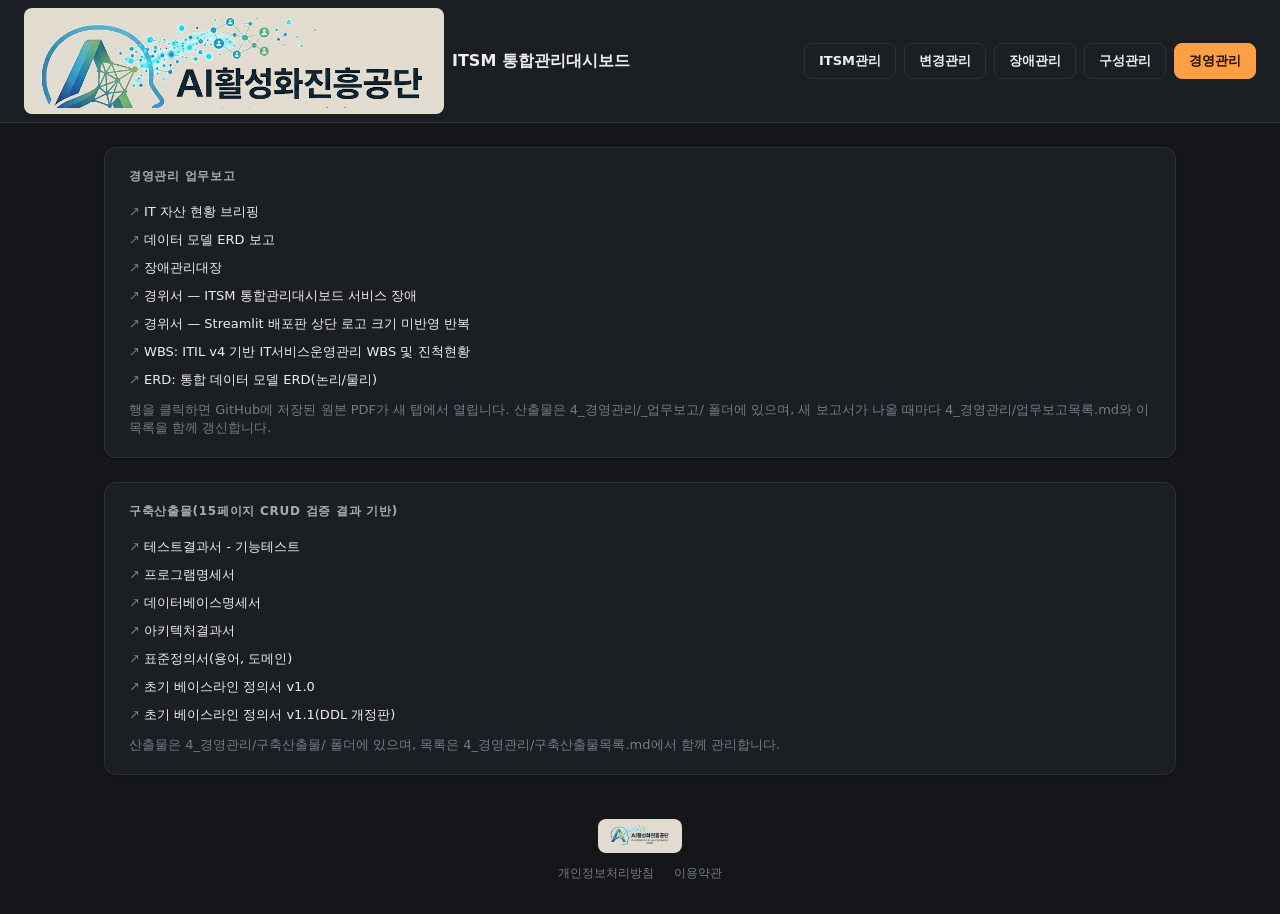
<file: 5_ITSM관리/경영관리.html>
<!doctype html>
<html lang="ko">
<head>
<meta charset="UTF-8">
<meta name="viewport" content="width=device-width, initial-scale=1">
<title>경영관리 - ITSM 통합관리대시보드</title>
<link rel="stylesheet" href="style.css">
</head>
<body>

<div id="app-nav"></div>

<main>
  <section class="panel">
    <p class="panel-title">경영관리 업무보고</p>
    <ul class="report-links">
      <li><a href="https://github.com/hudsonkim77/wiki/blob/main/4_경영관리/_업무보고/20260711_IT자산_현황_브리핑.pdf" target="_blank" rel="noopener">IT 자산 현황 브리핑</a></li>
      <li><a href="https://github.com/hudsonkim77/wiki/blob/main/4_경영관리/_업무보고/20260711_2주차_데이터모델ERD보고.pdf" target="_blank" rel="noopener">데이터 모델 ERD 보고</a></li>
      <li><a href="https://github.com/hudsonkim77/wiki/blob/main/4_경영관리/_업무보고/20260711_장애관리대장.pdf" target="_blank" rel="noopener">장애관리대장</a></li>
      <li><a href="https://github.com/hudsonkim77/wiki/blob/main/4_경영관리/_업무보고/20260711_경위서_ITSM대시보드장애.pdf" target="_blank" rel="noopener">경위서 — ITSM 통합관리대시보드 서비스 장애</a></li>
      <li><a href="https://github.com/hudsonkim77/wiki/blob/main/4_경영관리/_업무보고/20260711_경위서_로고크기미반영.pdf" target="_blank" rel="noopener">경위서 — Streamlit 배포판 상단 로고 크기 미반영 반복</a></li>
      <li><a href="https://claude.ai/code/artifact/d32f4d77-b56e-4a11-8192-85a1c7e51c65" target="_blank" rel="noopener">WBS: ITIL v4 기반 IT서비스운영관리 WBS 및 진척현황</a></li>
      <li><a href="ERD.html" target="_blank" rel="noopener">ERD: 통합 데이터 모델 ERD(논리/물리)</a></li>
    </ul>
    <p class="placeholder-note">행을 클릭하면 GitHub에 저장된 원본 PDF가 새 탭에서 열립니다. 산출물은 4_경영관리/_업무보고/ 폴더에 있으며, 새 보고서가 나올 때마다 4_경영관리/업무보고목록.md와 이 목록을 함께 갱신합니다.</p>
  </section>

  <section class="panel">
    <p class="panel-title">구축산출물(15페이지 CRUD 검증 결과 기반)</p>
    <ul class="report-links">
      <li><a href="https://github.com/hudsonkim77/wiki/blob/main/4_경영관리/구축산출물/20260712_테스트결과서-기능테스트.pdf" target="_blank" rel="noopener">테스트결과서 - 기능테스트</a></li>
      <li><a href="https://github.com/hudsonkim77/wiki/blob/main/4_경영관리/구축산출물/20260712_프로그램명세서.pdf" target="_blank" rel="noopener">프로그램명세서</a></li>
      <li><a href="https://github.com/hudsonkim77/wiki/blob/main/4_경영관리/구축산출물/20260712_데이터베이스명세서.pdf" target="_blank" rel="noopener">데이터베이스명세서</a></li>
      <li><a href="https://github.com/hudsonkim77/wiki/blob/main/4_경영관리/구축산출물/20260712_아키텍처결과서.pdf" target="_blank" rel="noopener">아키텍처결과서</a></li>
      <li><a href="https://github.com/hudsonkim77/wiki/blob/main/4_경영관리/구축산출물/20260712_표준정의서(용어_도메인).pdf" target="_blank" rel="noopener">표준정의서(용어, 도메인)</a></li>
      <li><a href="https://github.com/hudsonkim77/wiki/blob/main/4_경영관리/구축산출물/20260712_초기베이스라인정의서.pdf" target="_blank" rel="noopener">초기 베이스라인 정의서 v1.0</a></li>
      <li><a href="https://github.com/hudsonkim77/wiki/blob/main/4_경영관리/구축산출물/20260712_초기베이스라인정의서_v1.1.pdf" target="_blank" rel="noopener">초기 베이스라인 정의서 v1.1(DDL 개정판)</a></li>
    </ul>
    <p class="placeholder-note">산출물은 4_경영관리/구축산출물/ 폴더에 있으며, 목록은 4_경영관리/구축산출물목록.md에서 함께 관리합니다.</p>
  </section>
</main>

<footer>
  <a href="개인정보처리방침.html" id="privacy-policy-link">개인정보처리방침</a>
  <a href="이용약관.html">이용약관</a>
</footer>

<script src="nav.js"></script>
<script src="policy-modal.js"></script>
<script>renderNav('mgmt');</script>
</body>
</html>
</file>
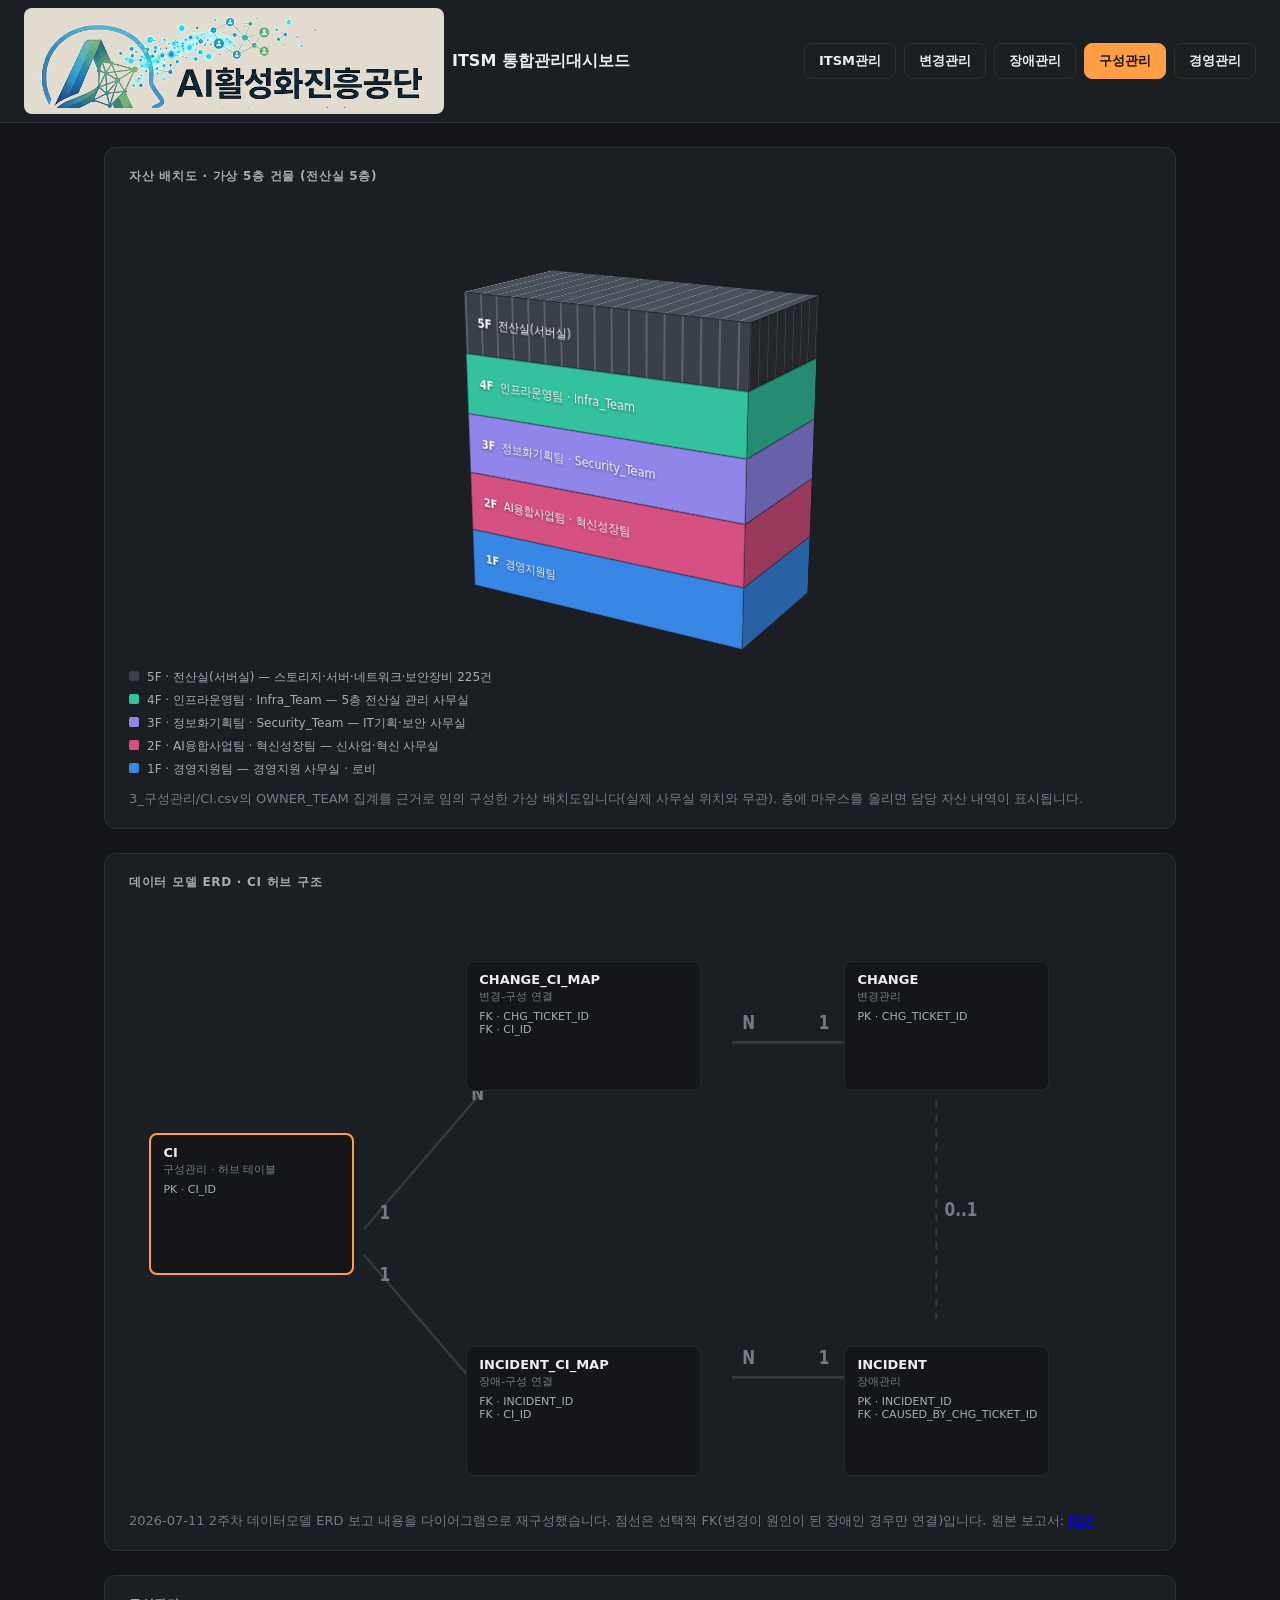
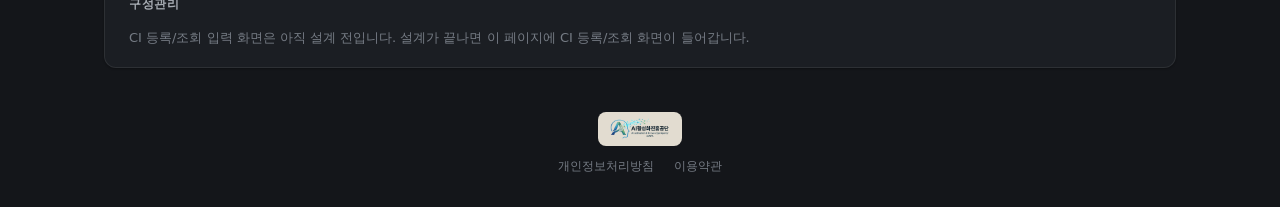
<file: 5_ITSM관리/구성관리.html>
<!doctype html>
<html lang="ko">
<head>
<meta charset="UTF-8">
<meta name="viewport" content="width=device-width, initial-scale=1">
<title>구성관리 - ITSM 통합관리대시보드</title>
<link rel="stylesheet" href="style.css">
</head>
<body>

<div id="app-nav"></div>

<main>

  <section class="panel">
    <p class="panel-title">자산 배치도 · 가상 5층 건물 (전산실 5층)</p>
    <div class="building-stage">
      <div class="building" id="ci-building">

        <div class="floor floor-5" data-floor="5F" data-name="전산실(서버실)" data-detail="스토리지 115 · VM 30 · 서버 20 · 스위치 10 · 네트워크보안 10 · 네트워크장비 8 · DMZ서버 15 · 내부보안솔루션 15 · 보안관제 2 (총 225건 장비)">
          <div class="face face-top"></div>
          <div class="face face-front"><span class="floor-label"><b>5F</b> 전산실(서버실)</span></div>
          <div class="face face-side"></div>
        </div>

        <div class="floor floor-4" data-floor="4F" data-name="인프라운영팀 · Infra_Team" data-detail="인프라 운영 사무실 · 5층 전산실 직접 관리 (담당 자산 228건: 인프라운영팀 213 · Infra_Team 15)">
          <div class="face face-front"><span class="floor-label"><b>4F</b> 인프라운영팀 · Infra_Team</span></div>
          <div class="face face-side"></div>
        </div>

        <div class="floor floor-3" data-floor="3F" data-name="정보화기획팀 · Security_Team" data-detail="IT기획 · 보안 사무실 (담당 자산 41건: 정보화기획팀 6 · Security_Team 35, 보안장비 실물은 5층 전산실에 설치)">
          <div class="face face-front"><span class="floor-label"><b>3F</b> 정보화기획팀 · Security_Team</span></div>
          <div class="face face-side"></div>
        </div>

        <div class="floor floor-2" data-floor="2F" data-name="AI융합사업팀 · 혁신성장팀" data-detail="신사업 · 혁신 사무실 (담당 자산 24건: AI융합사업팀 21 · 혁신성장팀 3)">
          <div class="face face-front"><span class="floor-label"><b>2F</b> AI융합사업팀 · 혁신성장팀</span></div>
          <div class="face face-side"></div>
        </div>

        <div class="floor floor-1" data-floor="1F" data-name="경영지원팀" data-detail="경영지원 사무실 · 로비 (담당 자산 17건)">
          <div class="face face-front"><span class="floor-label"><b>1F</b> 경영지원팀</span></div>
          <div class="face face-side"></div>
        </div>

      </div>
    </div>
    <ul class="building-legend">
      <li><span class="swatch sw-5f"></span>5F · 전산실(서버실) — 스토리지·서버·네트워크·보안장비 225건</li>
      <li><span class="swatch sw-4f"></span>4F · 인프라운영팀 · Infra_Team — 5층 전산실 관리 사무실</li>
      <li><span class="swatch sw-3f"></span>3F · 정보화기획팀 · Security_Team — IT기획·보안 사무실</li>
      <li><span class="swatch sw-2f"></span>2F · AI융합사업팀 · 혁신성장팀 — 신사업·혁신 사무실</li>
      <li><span class="swatch sw-1f"></span>1F · 경영지원팀 — 경영지원 사무실 · 로비</li>
    </ul>
    <p class="placeholder-note">3_구성관리/CI.csv의 OWNER_TEAM 집계를 근거로 임의 구성한 가상 배치도입니다(실제 사무실 위치와 무관). 층에 마우스를 올리면 담당 자산 내역이 표시됩니다.</p>
  </section>

  <section class="panel">
    <p class="panel-title">데이터 모델 ERD · CI 허브 구조</p>
    <div class="erd-scroll"><div class="erd-wrap">
      <svg class="erd-lines" viewBox="0 0 1000 460" preserveAspectRatio="none" aria-hidden="true">
        <line x1="230" y1="250" x2="360" y2="130" class="erd-line" />
        <line x1="230" y1="270" x2="360" y2="390" class="erd-line" />
        <line x1="590" y1="105" x2="700" y2="105" class="erd-line" />
        <line x1="590" y1="365" x2="700" y2="365" class="erd-line" />
        <line x1="790" y1="150" x2="790" y2="320" class="erd-line erd-line-dashed" />
        <text x="245" y="242" class="erd-card">1</text>
        <text x="335" y="150" class="erd-card">N</text>
        <text x="245" y="290" class="erd-card">1</text>
        <text x="335" y="410" class="erd-card">N</text>
        <text x="600" y="95" class="erd-card">N</text>
        <text x="675" y="95" class="erd-card">1</text>
        <text x="600" y="355" class="erd-card">N</text>
        <text x="675" y="355" class="erd-card">1</text>
        <text x="798" y="240" class="erd-card">0..1</text>
      </svg>

      <div class="erd-box erd-hub" style="left:2%; top:38%; width:20%; height:24%;">
        <div class="erd-box-title">CI</div>
        <div class="erd-box-sub">구성관리 · 허브 테이블</div>
        <div class="erd-box-field">PK · CI_ID</div>
      </div>

      <div class="erd-box" style="left:33%; top:9%; width:23%; height:22%;">
        <div class="erd-box-title">CHANGE_CI_MAP</div>
        <div class="erd-box-sub">변경-구성 연결</div>
        <div class="erd-box-field">FK · CHG_TICKET_ID</div>
        <div class="erd-box-field">FK · CI_ID</div>
      </div>

      <div class="erd-box" style="left:33%; top:74%; width:23%; height:22%;">
        <div class="erd-box-title">INCIDENT_CI_MAP</div>
        <div class="erd-box-sub">장애-구성 연결</div>
        <div class="erd-box-field">FK · INCIDENT_ID</div>
        <div class="erd-box-field">FK · CI_ID</div>
      </div>

      <div class="erd-box" style="left:70%; top:9%; width:20%; height:22%;">
        <div class="erd-box-title">CHANGE</div>
        <div class="erd-box-sub">변경관리</div>
        <div class="erd-box-field">PK · CHG_TICKET_ID</div>
      </div>

      <div class="erd-box" style="left:70%; top:74%; width:20%; height:22%;">
        <div class="erd-box-title">INCIDENT</div>
        <div class="erd-box-sub">장애관리</div>
        <div class="erd-box-field">PK · INCIDENT_ID</div>
        <div class="erd-box-field">FK · CAUSED_BY_CHG_TICKET_ID</div>
      </div>
    </div></div>
    <p class="placeholder-note">2026-07-11 2주차 데이터모델 ERD 보고 내용을 다이어그램으로 재구성했습니다. 점선은 선택적 FK(변경이 원인이 된 장애인 경우만 연결)입니다. 원본 보고서: <a href="https://github.com/hudsonkim77/wiki/blob/main/4_경영관리/_업무보고/20260711_2주차_데이터모델ERD보고.pdf" target="_blank" rel="noopener">PDF</a></p>
  </section>

  <section class="panel">
    <p class="panel-title">구성관리</p>
    <p class="placeholder-note">CI 등록/조회 입력 화면은 아직 설계 전입니다. 설계가 끝나면 이 페이지에 CI 등록/조회 화면이 들어갑니다.</p>
  </section>

</main>

<footer>
  <a href="개인정보처리방침.html" id="privacy-policy-link">개인정보처리방침</a>
  <a href="이용약관.html">이용약관</a>
</footer>

<script src="nav.js"></script>
<script src="policy-modal.js"></script>
<script>renderNav('ci');</script>
</body>
</html>
</file>
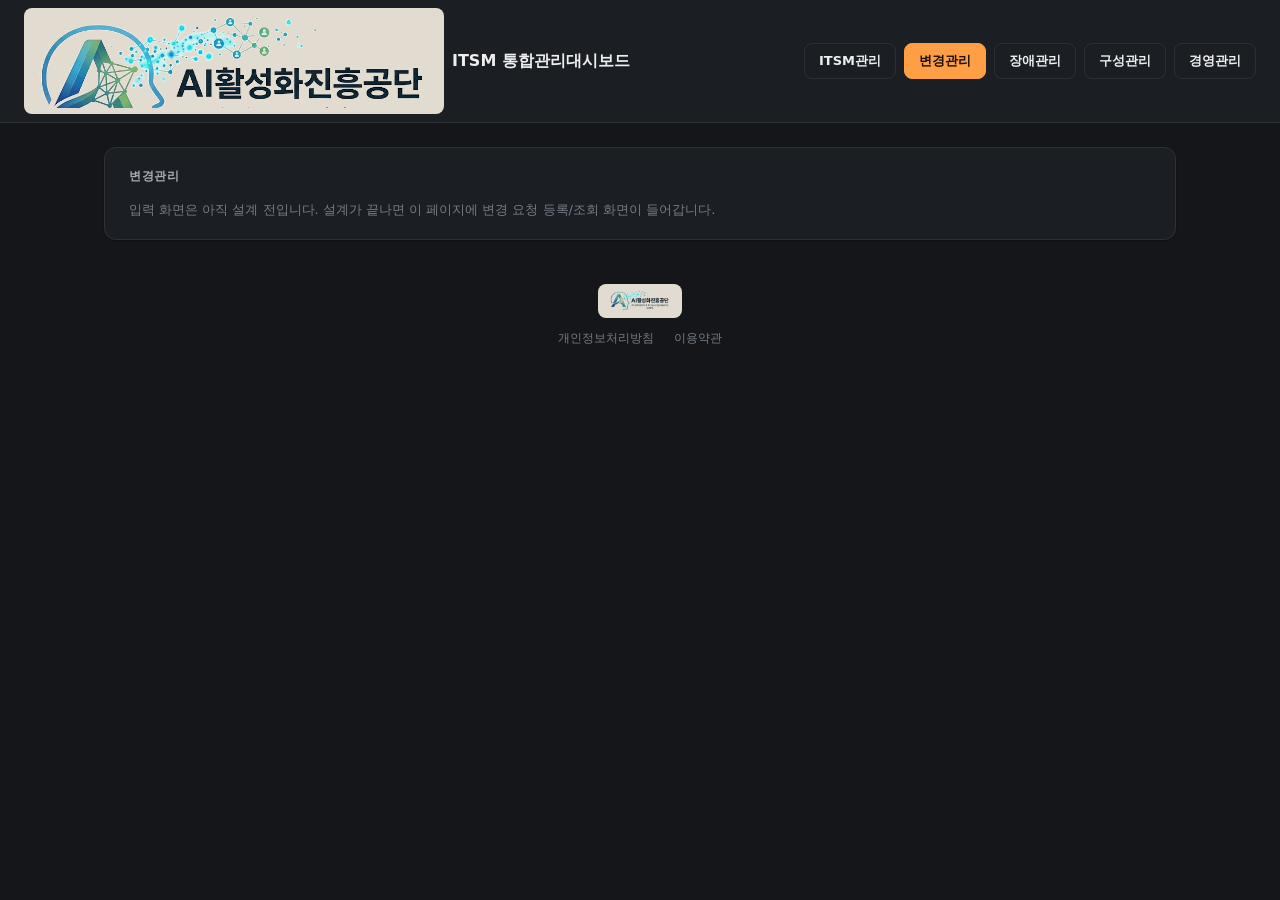
<file: 5_ITSM관리/변경관리.html>
<!doctype html>
<html lang="ko">
<head>
<meta charset="UTF-8">
<meta name="viewport" content="width=device-width, initial-scale=1">
<title>변경관리 - ITSM 통합관리대시보드</title>
<link rel="stylesheet" href="style.css">
</head>
<body>

<div id="app-nav"></div>

<main>
  <section class="panel">
    <p class="panel-title">변경관리</p>
    <p class="placeholder-note">입력 화면은 아직 설계 전입니다. 설계가 끝나면 이 페이지에 변경 요청 등록/조회 화면이 들어갑니다.</p>
  </section>
</main>

<footer>
  <a href="개인정보처리방침.html" id="privacy-policy-link">개인정보처리방침</a>
  <a href="이용약관.html">이용약관</a>
</footer>

<script src="nav.js"></script>
<script src="policy-modal.js"></script>
<script>renderNav('change');</script>
</body>
</html>
</file>
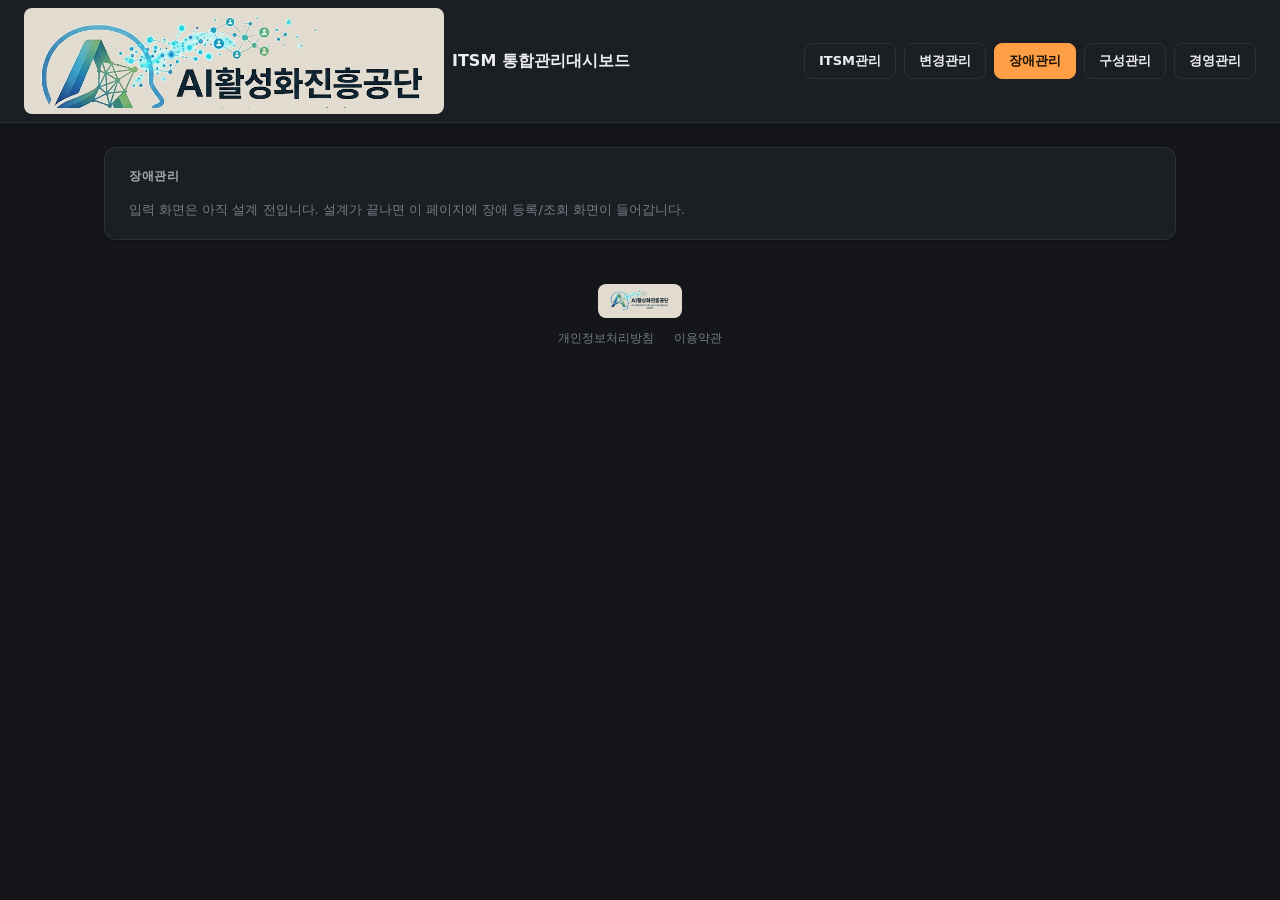
<file: 5_ITSM관리/장애관리.html>
<!doctype html>
<html lang="ko">
<head>
<meta charset="UTF-8">
<meta name="viewport" content="width=device-width, initial-scale=1">
<title>장애관리 - ITSM 통합관리대시보드</title>
<link rel="stylesheet" href="style.css">
</head>
<body>

<div id="app-nav"></div>

<main>
  <section class="panel">
    <p class="panel-title">장애관리</p>
    <p class="placeholder-note">입력 화면은 아직 설계 전입니다. 설계가 끝나면 이 페이지에 장애 등록/조회 화면이 들어갑니다.</p>
  </section>
</main>

<footer>
  <a href="개인정보처리방침.html" id="privacy-policy-link">개인정보처리방침</a>
  <a href="이용약관.html">이용약관</a>
</footer>

<script src="nav.js"></script>
<script src="policy-modal.js"></script>
<script>renderNav('incident');</script>
</body>
</html>
</file>
<file: 5_ITSM관리/style.css>
/* 경영진 관제형(Control-room) — 이사님 피드백 반영해 확정한 디자인 기조.
   의도적으로 단일 다크 테마로 고정(OS 라이트 설정과 무관). 향후 신규 페이지도 이 톤 유지. */
:root {
  --page-plane:      #14161a;
  --surface-1:       #1b1e23;
  --surface-2:       #21252b;
  --text-primary:    #edeef0;
  --text-secondary:  #a7acb3;
  --text-muted:      #767c85;
  --gridline:        #2a2e35;
  --baseline:        #363b42;
  --border:          rgba(255,255,255,0.08);
  --accent:          #ff9f45; /* 관제 액센트(경고등 앰버) — 인터랙션/주요 강조 전용 */
  --accent-soft:     rgba(255,159,69,0.14);
  --good:            #33c29d;
  --warn:            #e8b93e;
  --crit:            #ff5c5c;
  --series-2:        #ff9f45; /* 변경건수 */
  --series-3:        #ff5c5c; /* 장애건수 */
  --series-4:        #e8b93e; /* 구성관리 추가 */
  --series-5:        #8b9098; /* 구성관리 삭제 */
  /* 5층 건물 시각화 전용 색(층 구분용 — 액센트와 별개, 기능적 구분이 목적) */
  --cat-1: #3987e5;
  --cat-2: #33c29d;
  --cat-3: #e8b93e;
  --cat-4: #4caf50;
  --cat-5: #9085e9;
  --cat-6: #ff5c5c;
  --cat-7: #d55181;
  --cat-8: #ff9f45;
}

* { box-sizing: border-box; }

body {
  margin: 0;
  font-family: system-ui, -apple-system, "Segoe UI", sans-serif;
  background: var(--page-plane);
  color: var(--text-primary);
}

/* ---------- 상단 메뉴바 ---------- */
.navbar {
  display: flex;
  align-items: center;
  justify-content: space-between;
  gap: 12px;
  padding: 8px 24px;
  background: var(--surface-1);
  border-bottom: 1px solid var(--border);
}

.navbar .brand {
  display: flex;
  align-items: center;
  gap: 8px;
  font-size: 16px;
  font-weight: 600;
  color: var(--text-primary);
  text-decoration: none;
}

.navbar .brand:hover {
  color: var(--text-secondary);
}

.navbar .brand-mark {
  width: 420px;
  max-width: 46vw;
  height: auto;
  display: block;
  background: #e2dcd0;
  padding: 6px 12px;
  border-radius: 8px;
}

.nav-buttons {
  display: flex;
  gap: 8px;
  flex-wrap: wrap;
}

.nav-buttons button {
  font: inherit;
  font-size: 13px;
  font-weight: 600;
  padding: 8px 14px;
  border-radius: 8px;
  border: 1px solid var(--border);
  background: transparent;
  color: var(--text-primary);
  cursor: pointer;
}

.nav-buttons button:hover {
  background: var(--accent-soft);
  border-color: var(--accent);
}

.nav-buttons button.active {
  background: var(--accent);
  color: #1a1206;
  border-color: var(--accent);
}

/* ---------- 본문 레이아웃 ---------- */
main {
  max-width: 1120px;
  margin: 0 auto;
  padding: 24px;
  display: flex;
  flex-direction: column;
  gap: 24px;
}

.panel {
  background: var(--surface-1);
  border: 1px solid var(--border);
  border-radius: 12px;
  padding: 20px 24px;
  box-shadow: 0 1px 2px rgba(0, 0, 0, 0.3);
  transition: box-shadow 0.2s ease, border-color 0.2s ease;
}

.panel:hover {
  border-color: rgba(255,255,255,0.14);
  box-shadow: 0 4px 16px rgba(0, 0, 0, 0.4);
}

.panel-title {
  font-size: 12px;
  font-weight: 700;
  letter-spacing: 0.06em;
  text-transform: uppercase;
  color: var(--text-secondary);
  text-align: left;
  margin: 0 0 16px;
  display: flex;
  align-items: center;
  gap: 8px;
}

/* 실시간 집계 패널에만 표시(정적 참고자료성 패널엔 붙이지 않음) */
.panel-title--live::before {
  content: "";
  width: 6px;
  height: 6px;
  border-radius: 50%;
  background: var(--good);
  box-shadow: 0 0 8px var(--good);
  flex: none;
}

/* ---------- 상단: 총 자산수 + 카테고리 막대 ---------- */
.top-row {
  display: grid;
  grid-template-columns: minmax(200px, 1fr) minmax(0, 2fr);
  gap: 20px;
}

@media (max-width: 720px) {
  .top-row { grid-template-columns: 1fr; }
}

.hero-figure {
  display: flex;
  flex-direction: column;
  justify-content: center;
  align-items: flex-start;
  gap: 8px;
}

.hero-figure .value {
  font-size: 52px;
  font-weight: 800;
  letter-spacing: -0.03em;
  line-height: 1;
  font-variant-numeric: tabular-nums;
  background: linear-gradient(180deg, #ffffff, #c9ccd1);
  -webkit-background-clip: text;
  background-clip: text;
  color: transparent;
}

.hero-figure .label {
  font-size: 11px;
  font-weight: 700;
  letter-spacing: 0.06em;
  text-transform: uppercase;
  color: var(--text-secondary);
}

.hero-figure .note {
  font-size: 12px;
  color: var(--text-muted);
}

.chart-wrap {
  position: relative;
  width: 100%;
}

/* ---------- 하단: 현황 스코어보드 ---------- */
.scoreboard {
  display: grid;
  grid-template-columns: repeat(4, 1fr);
  gap: 16px;
}

@media (max-width: 720px) {
  .scoreboard { grid-template-columns: repeat(2, 1fr); }
}

.stat-tile {
  position: relative;
  overflow: hidden;
  background: var(--surface-2);
  border: 1px solid var(--border);
  border-radius: 10px;
  padding: 14px 16px 14px 20px;
  display: flex;
  flex-direction: column;
  gap: 4px;
}

.stat-tile .accent {
  position: absolute;
  left: 0;
  top: 0;
  bottom: 0;
  width: 3px;
  border-radius: 0;
  box-shadow: 0 0 12px currentColor;
}

.stat-tile .value {
  font-size: 30px;
  font-weight: 800;
  letter-spacing: -0.02em;
  font-variant-numeric: tabular-nums;
}

.stat-tile .label {
  font-size: 11px;
  font-weight: 700;
  letter-spacing: 0.04em;
  text-transform: uppercase;
  color: var(--text-secondary);
}

.stat-tile .caption {
  font-size: 11px;
  color: var(--text-muted);
}

/* ---------- 최근 사항 3건(변경/자산등록/장애) ---------- */
.recent-items {
  display: flex;
  flex-direction: column;
  gap: 8px;
}

.recent-item {
  border-bottom: 1px solid var(--border);
}

.recent-item:last-child {
  border-bottom: none;
}

.recent-item-row {
  width: 100%;
  display: flex;
  align-items: center;
  gap: 12px;
  padding: 10px 4px;
  background: transparent;
  border: none;
  font: inherit;
  text-align: left;
  cursor: pointer;
  color: var(--text-primary);
}

.recent-item-row:hover {
  background: var(--accent-soft);
}

.recent-item-badge {
  flex: none;
  font-size: 10.5px;
  font-weight: 700;
  padding: 2px 7px;
  border-radius: 4px;
}

.recent-item-title {
  flex: 1;
  font-size: 13px;
  overflow: hidden;
  text-overflow: ellipsis;
  white-space: nowrap;
}

.recent-item-date {
  flex: none;
  font-size: 12px;
  color: var(--text-muted);
  font-variant-numeric: tabular-nums;
}

.recent-item-detail {
  display: none;
  padding: 4px 14px 14px;
  font-size: 12px;
  color: var(--text-secondary);
  line-height: 1.6;
  border-top: 1px solid var(--gridline);
}

.recent-item.open .recent-item-detail {
  display: block;
  padding-top: 12px;
}

.recent-item-detail-id {
  font-size: 11px;
  font-weight: 600;
  color: var(--text-muted);
  margin-bottom: 4px;
}

/* ---------- 경영관리 업무보고 링크 ---------- */
.report-links {
  list-style: none;
  margin: 0;
  padding: 0;
  display: flex;
  flex-direction: column;
  gap: 8px;
}

.report-links a {
  font-size: 13px;
  color: var(--text-primary);
  text-decoration: none;
}

.report-links a::before {
  content: "↗ ";
  color: var(--text-muted);
}

.report-links a:hover {
  color: var(--accent);
  text-decoration: underline;
}

/* ---------- 하단 푸터: 로고 + 정책 링크 ---------- */
footer {
  max-width: 1120px;
  margin: 0 auto;
  padding: 20px 24px 32px;
  display: flex;
  flex-direction: column;
  align-items: center;
  gap: 12px;
  font-size: 12px;
}

.footer-logo {
  height: 34px;
  width: auto;
  background: #e2dcd0;
  padding: 6px 12px;
  border-radius: 8px;
}

.footer-links {
  display: flex;
  gap: 20px;
  justify-content: center;
}

footer a {
  color: var(--text-muted);
  text-decoration: none;
}

footer a:hover {
  color: var(--text-secondary);
  text-decoration: underline;
}

/* ---------- 팝업(모달): 개인정보처리방침 등 ---------- */
.modal-overlay {
  display: none;
  position: fixed;
  inset: 0;
  background: rgba(0,0,0,0.5);
  align-items: center;
  justify-content: center;
  padding: 24px;
  z-index: 100;
}

.modal-overlay.open {
  display: flex;
}

.modal-panel {
  position: relative;
  background: var(--surface-1);
  border: 1px solid var(--border);
  border-radius: 12px;
  width: min(640px, 100%);
  max-height: 80vh;
  overflow-y: auto;
  padding: 28px 28px 24px;
}

.modal-close {
  position: absolute;
  top: 14px;
  right: 14px;
  width: 28px;
  height: 28px;
  border-radius: 8px;
  border: 1px solid var(--border);
  background: transparent;
  color: var(--text-secondary);
  font-size: 18px;
  line-height: 1;
  cursor: pointer;
}

.modal-close:hover {
  background: var(--gridline);
  color: var(--text-primary);
}

.modal-title {
  font-size: 18px;
  font-weight: 700;
  color: var(--text-primary);
  margin: 0 0 16px;
}

.modal-intro {
  font-size: 13px;
  color: var(--text-secondary);
  line-height: 1.6;
  margin: 0 0 20px;
}

.modal-section-title {
  font-size: 13px;
  font-weight: 600;
  color: var(--text-primary);
  margin: 18px 0 6px;
}

.modal-section-body {
  font-size: 12px;
  color: var(--text-secondary);
  line-height: 1.6;
  margin: 0;
}

.modal-section-list {
  margin: 6px 0 0;
  padding-left: 18px;
  font-size: 12px;
  color: var(--text-secondary);
  line-height: 1.7;
}

/* ---------- 관리 화면 placeholder (입력창 설계 전) ---------- */
.placeholder-note {
  font-size: 13px;
  color: var(--text-muted);
  margin: 12px 0 0;
}

/* ---------- 구성관리: 가상 5층 건물 (3D) ---------- */
.building-stage {
  height: 460px;
  display: flex;
  justify-content: center;
  align-items: flex-end;
  padding-bottom: 70px;
  perspective: 1300px;
  overflow-x: auto;
}

.building {
  position: relative;
  width: 300px;
  height: 60px;
  transform-style: preserve-3d;
  transform: rotateX(-16deg) rotateY(-30deg);
}

.floor {
  position: absolute;
  top: 0;
  left: 0;
  width: 300px;
  height: 60px;
  transform-style: preserve-3d;
  cursor: default;
}

.floor::after {
  content: attr(data-floor) " " attr(data-name);
  position: absolute;
  left: 0;
  bottom: 100%;
  transform: translateZ(76px);
  font-size: 11px;
  font-weight: 600;
  color: var(--text-secondary);
  white-space: nowrap;
  padding-bottom: 3px;
  opacity: 0;
  transition: opacity 0.15s ease;
  pointer-events: none;
}

.floor:hover::after {
  content: attr(data-floor) " " attr(data-name) " — " attr(data-detail);
  opacity: 1;
}

.floor-1 { transform: translateY(0); }
.floor-2 { transform: translateY(-60px); }
.floor-3 { transform: translateY(-120px); }
.floor-4 { transform: translateY(-180px); }
.floor-5 { transform: translateY(-240px); }

.floor .face {
  position: absolute;
  border: 1px solid rgba(0,0,0,0.25);
}

.floor .face-front {
  width: 300px;
  height: 60px;
  transform: translateZ(75px);
  display: flex;
  align-items: center;
  padding: 0 14px;
}

.floor-label {
  font-size: 12px;
  font-weight: 500;
  color: #fff;
  text-shadow: 0 1px 3px rgba(0,0,0,0.55);
  line-height: 1.3;
}

.floor-label b {
  margin-right: 4px;
}

.floor .face-side {
  width: 150px;
  height: 60px;
  left: 75px;
  transform: rotateY(90deg) translateZ(150px);
  filter: brightness(0.72);
}

.floor .face-top {
  width: 300px;
  height: 150px;
  top: -45px;
  transform: rotateX(90deg) translateZ(30px);
}

.floor-1 .face { background: var(--cat-1); }
.floor-2 .face { background: var(--cat-7); }
.floor-3 .face { background: var(--cat-5); }
.floor-4 .face { background: var(--cat-2); }
.floor-5 .face {
  background:
    repeating-linear-gradient(90deg, rgba(255,255,255,0.18) 0 2px, transparent 2px 18px),
    #3a4048;
}
.floor-5 .face-side { filter: brightness(0.6); }
.floor-5 .face-top { filter: brightness(1.25); }

.building-legend {
  list-style: none;
  margin: 8px 0 0;
  padding: 0;
  display: flex;
  flex-direction: column;
  gap: 6px;
  font-size: 12px;
  color: var(--text-secondary);
}

.building-legend .swatch {
  display: inline-block;
  width: 10px;
  height: 10px;
  border-radius: 2px;
  margin-right: 8px;
}

.building-legend .swatch.sw-1f { background: var(--cat-1); }
.building-legend .swatch.sw-2f { background: var(--cat-7); }
.building-legend .swatch.sw-3f { background: var(--cat-5); }
.building-legend .swatch.sw-4f { background: var(--cat-2); }
.building-legend .swatch.sw-5f { background: #3a4048; }

/* ---------- 구성관리: ERD 다이어그램 ---------- */
.erd-scroll {
  overflow-x: auto;
}

.erd-wrap {
  position: relative;
  width: 100%;
  padding-bottom: 58%;
  min-width: 640px;
}

.erd-lines {
  position: absolute;
  inset: 0;
  width: 100%;
  height: 100%;
}

.erd-line {
  stroke: var(--baseline);
  stroke-width: 2;
}

.erd-line-dashed {
  stroke-dasharray: 6 5;
}

.erd-card {
  font-size: 15px;
  font-weight: 600;
  fill: var(--text-muted);
}

.erd-box {
  position: absolute;
  border: 1px solid var(--border);
  border-radius: 8px;
  background: var(--page-plane);
  padding: 10px 12px;
  overflow: hidden;
}

.erd-box.erd-hub {
  border-color: var(--series-2);
  border-width: 2px;
}

.erd-box-title {
  font-size: 13px;
  font-weight: 700;
  color: var(--text-primary);
  margin-bottom: 2px;
}

.erd-box-sub {
  font-size: 11px;
  color: var(--text-muted);
  margin-bottom: 6px;
}

.erd-box-field {
  font-size: 11px;
  color: var(--text-secondary);
  font-variant-numeric: tabular-nums;
  white-space: nowrap;
}

/* ---------- 통합 데이터 모델 ERD (논리/물리 토글, Mermaid.js) ---------- */
.erd-toggle-buttons {
  display: flex;
  gap: 8px;
  margin-bottom: 12px;
}

.erd-toggle-buttons button {
  font: inherit;
  font-size: 13px;
  font-weight: 600;
  padding: 8px 14px;
  border-radius: 8px;
  border: 1px solid var(--border);
  background: transparent;
  color: var(--text-primary);
  cursor: pointer;
}

.erd-toggle-buttons button:hover {
  background: var(--accent-soft);
  border-color: var(--accent);
}

.erd-toggle-buttons button.active {
  background: var(--accent);
  color: #1a1206;
  border-color: var(--accent);
}

/* ERD 페이지는 26개 테이블을 다뤄야 해서 본문 폭 제한(1120px)을 풀고 화면 끝까지 쓴다.
   다른 페이지의 main{max-width:1120px}에는 영향 없도록 이 클래스가 붙은 페이지에서만 적용. */
main.erd-wide-main {
  max-width: 100% !important;
}

.erd-zoom-toolbar {
  display: flex;
  align-items: center;
  gap: 8px;
  margin-bottom: 12px;
}

.erd-zoom-toolbar button {
  font: inherit;
  font-size: 15px;
  font-weight: 700;
  width: 32px;
  height: 32px;
  border-radius: 8px;
  border: 1px solid var(--border);
  background: transparent;
  color: var(--text-primary);
  cursor: pointer;
}

.erd-zoom-toolbar button:hover {
  background: var(--accent-soft);
  border-color: var(--accent);
}

.erd-zoom-toolbar .erd-zoom-reset {
  width: auto;
  padding: 0 12px;
  font-size: 12px;
  font-weight: 600;
}

.erd-zoom-label {
  font-size: 12px;
  color: var(--text-muted);
  font-variant-numeric: tabular-nums;
  min-width: 42px;
}

.erd-zoom-hint {
  font-size: 11px;
  color: var(--text-muted);
  margin-left: 4px;
}

/* 마우스 휠 확대/축소 + 드래그 이동이 가능한 뷰포트. overflow:hidden으로 잘라내고
   내부 .erd-zoom-content에 CSS transform(scale+translate)을 걸어 확대/이동을 구현한다
   (가로 스크롤 방식은 26개 테이블 물리 모델 전체를 한눈에 보기 어려워 확대/축소로 대체). */
.erd-mermaid-scroll {
  position: relative;
  overflow: hidden;
  height: 70vh;
  min-height: 420px;
  background: var(--page-plane);
  border-radius: 8px;
  padding: 0;
  cursor: grab;
}

.erd-mermaid-scroll.erd-dragging {
  cursor: grabbing;
}

.erd-zoom-content {
  position: absolute;
  top: 0;
  left: 0;
  transform-origin: 0 0;
  padding: 16px;
}

/* display:none 대신 visibility:hidden을 쓰는 이유 — Mermaid는 렌더링 시점에 컨테이너의
   실제 치수를 읽어 엣지 경로를 계산하는데, display:none인 요소는 치수가 0이 되어
   자기참조 관계(예: CI-CI, BACKUP-BACKUP) 엣지가 NaN 좌표로 깨지는 버그가 있었다. */
.erd-mermaid-hidden {
  visibility: hidden;
  position: absolute;
  top: 0;
  left: 0;
}

/* Mermaid는 svg에 기본으로 max-width:100%를 넣어 컨테이너에 맞춰 축소시키는데,
   테이블이 26개인 물리 모델은 그렇게 하면 글자를 읽을 수 없을 만큼 작아진다.
   원본 크기 그대로 두고 .erd-zoom-content의 transform(scale)으로 확대/축소한다. */
.erd-mermaid-scroll svg {
  max-width: none !important;
  width: auto !important;
}
</file>
